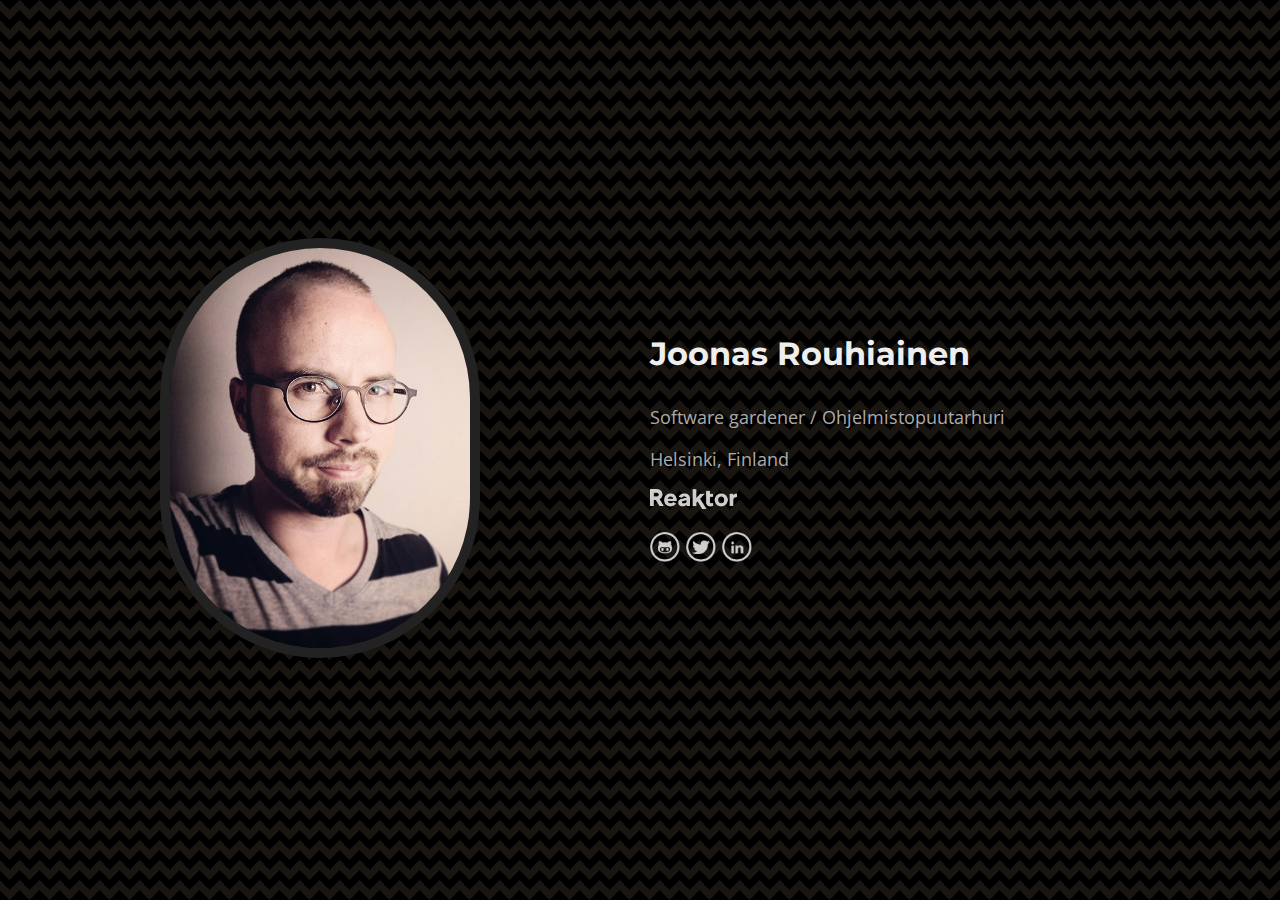
<file: index.html>
<!DOCTYPE html><html lang="en"><head><meta charset="utf-8"><meta name="viewport" content="width=device-width, initial-scale=1"><meta property="fb:admins" content="528834021"><title>Joonas Rouhiainen</title><link rel="shortcut icon" href="jr.png"/><link rel="stylesheet" href="style/style.css"><link href="https://fonts.googleapis.com/css?family=Montserrat|Open+Sans" rel="stylesheet" type="text/css"></head><body><div id="left" class="col"><img id="profile" src="joonas_rouhiainen.jpg" alt="Joonas Rouhiainen"></div><div class="col"><h1>Joonas Rouhiainen</h1><p>Software gardener / Ohjelmistopuutarhuri</p><p>Helsinki, Finland</p><p><a href="http://www.reaktor.com/" target="_blank"><img id="reaktor" src="reaktor.png" width="87" height="20" class="hoverable"></a></p><ul><li><a href="https://github.com/rjoonas" target="_blank"><img src="i_github.png" alt="GitHub" width="30" height="30" class="hoverable"></a><a href="https://twitter.com/rjoonas" target="_blank"><img src="i_twitter.png" alt="Twitter" width="30" height="30" class="hoverable"></a><a href="https://www.linkedin.com/in/rjoonas" target="_blank"><img src="i_linkedin.png" alt="LinkedIn" width="30" height="30" class="hoverable"></a></li></ul></div></body></html>
</file>
<file: style/style.css>
* {
  padding: 0;
  margin: 0;
}
body {
  background: linear-gradient(135deg, #000000 25%, transparent 25%) 10px 0, linear-gradient(225deg, #000000 25%, transparent 25%) 10px 0, linear-gradient(315deg, #000000 25%, transparent 25%), linear-gradient(45deg, #000000 25%, transparent 25%);
  background-size: 20px 20px;
  background-color: #191511;
  font-family: "Open sans", Helvetica, sans-serif;
  font-size: 18px;
  color: #aaa;
  display: -ms-flex;
  display: -webkit-flex;
  display: flex;
}
html,
body {
  height: 100%;
}
img#profile {
  border: 10px solid #222;
  border-radius: 200px;
  width: 30vw;
  height: 40vw;
  max-height: 400px;
  max-width: 300px;
}
img.hoverable {
  margin-right: 6px;
  opacity: .8;
}
img.hoverable:hover {
  opacity: 1;
}
.col {
  width: 50%;
  padding: 10px;
  align-self: center;
}
.col#left {
  text-align: center;
}
h1 {
  font-size: 32px;
  font-family: "Montserrat", Helvetica, sans-serif;
  color: #eee;
  margin-bottom: 1em;
}
p {
  margin-bottom: 1em;
}
ul {
  list-style-type: none;
}
a {
  color: #fff;
  text-decoration: none;
}
@media screen and (max-width: 450px) {
  body {
    flex-direction: column;
    -webkit-flex-direction: column;
  }
  .col {
    text-align: center;
    width: 100%;
  }
}
</file>
